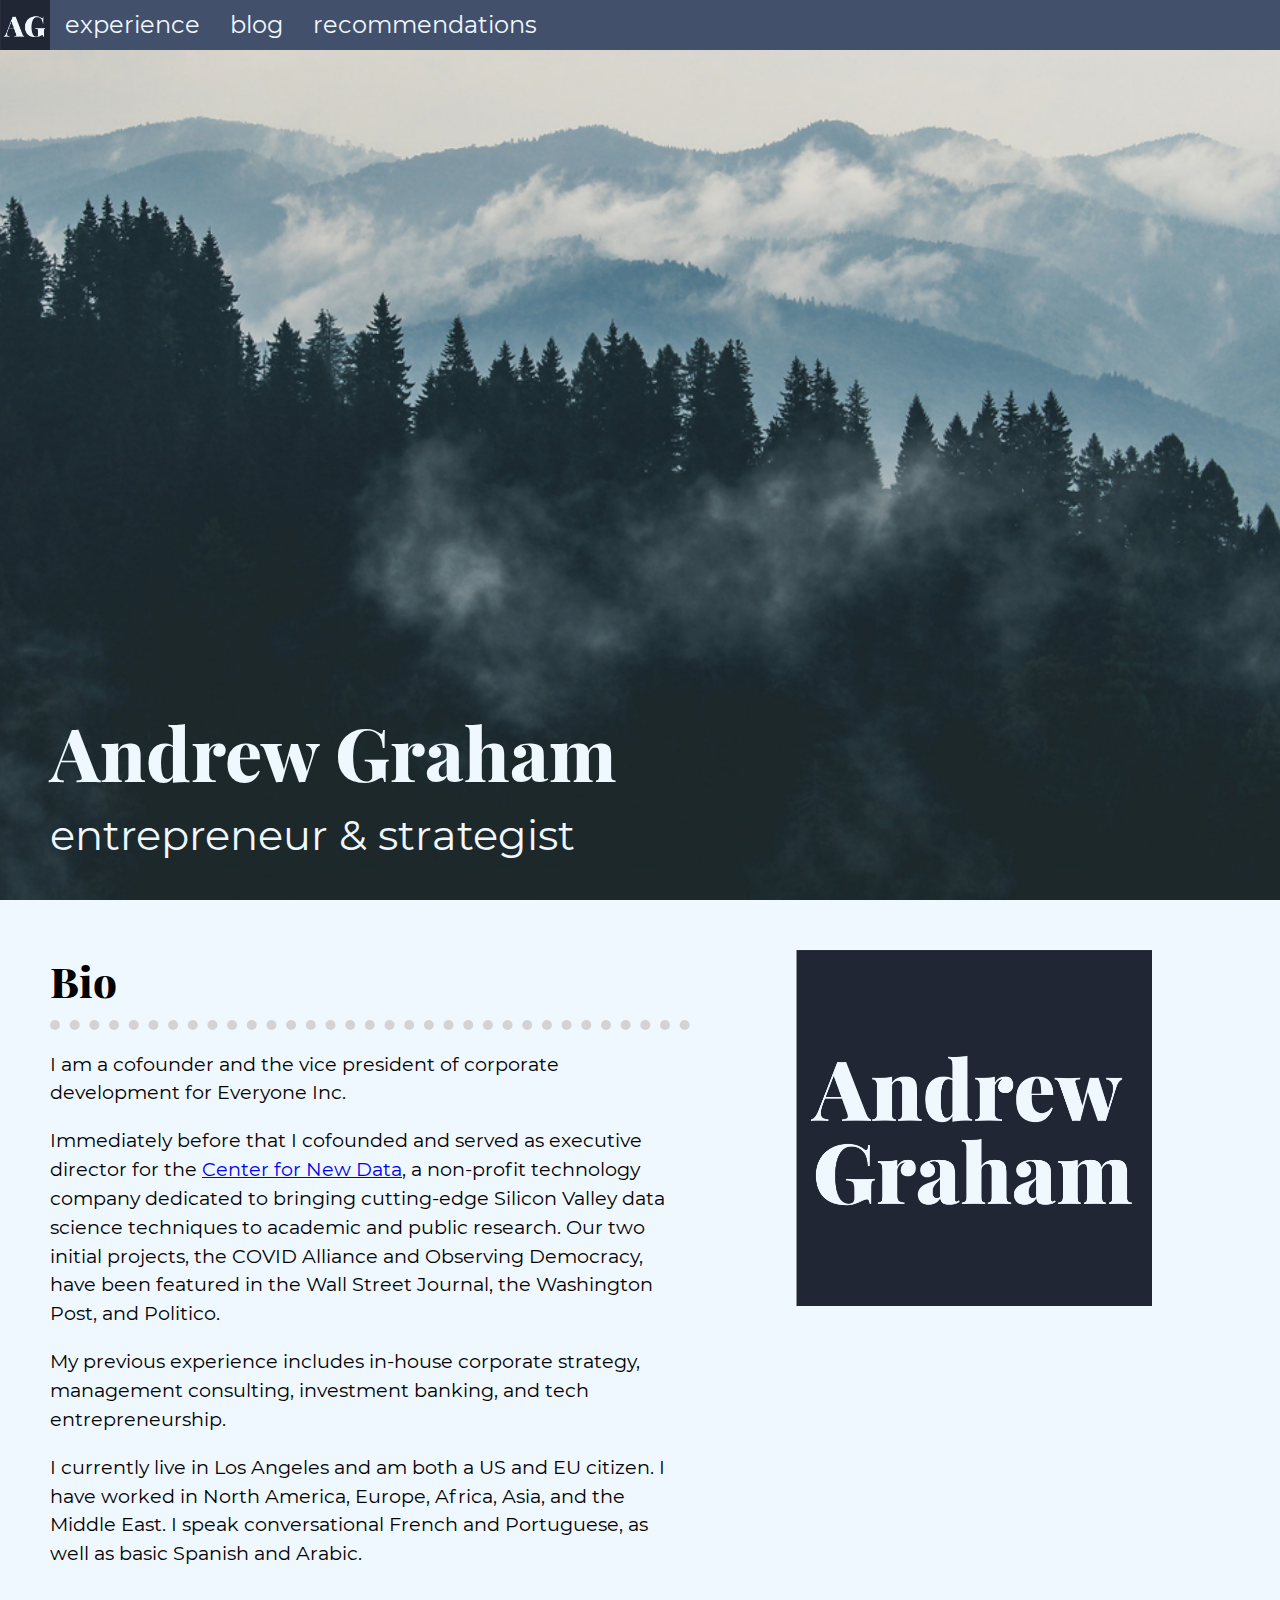
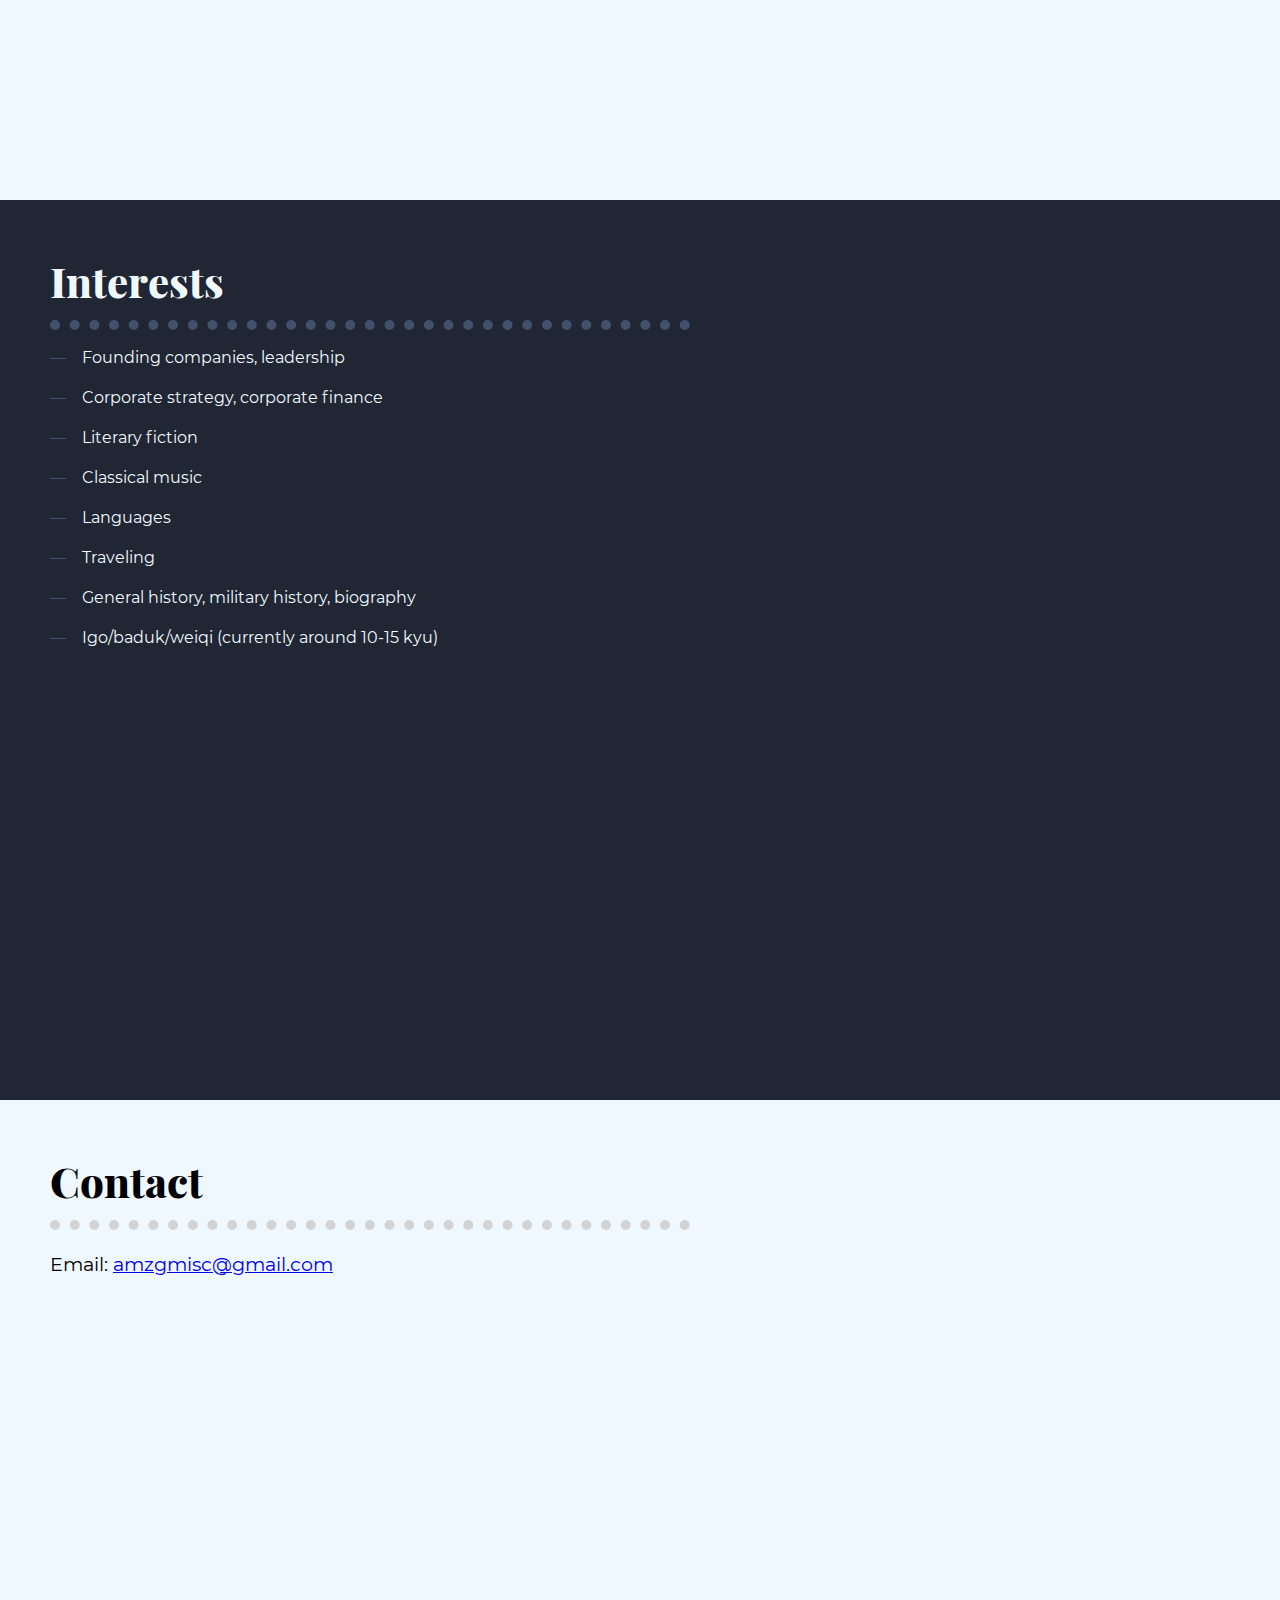
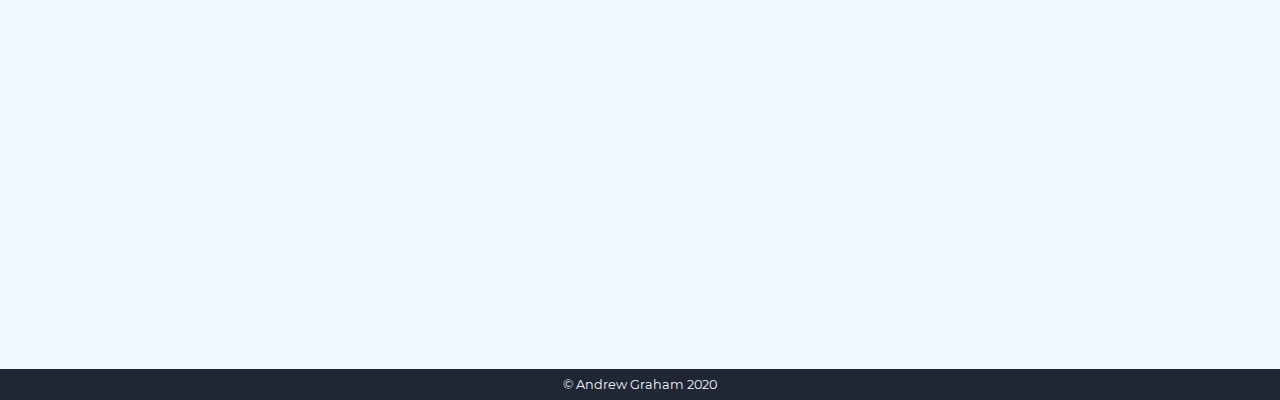
<file: index.html>
<!DOCTYPE html>
<html class="home-page" lang="en" dir="ltr">
    <head>
        <meta charset="utf-8">
        <link rel="stylesheet" href="css/styles.css">
        <link rel="icon" href="images/favicon.png">
        <title>home</title>
    </head>
    <body>
        <div class="nav-bar">
            <ul class="nav-list">
                <a href="index.html"><img class="nav-logo" src="images/favicon.png"></a>
                <li class="nav-item"><a class="nav-link" href="experience.html">experience</a></li>
                <li class="nav-item"><a class="nav-link" href="blog.html">blog</a></li>
                <li class="nav-item"><a class="nav-link" href="recommendations.html">recommendations</a></li>
            </ul>
        </div>
        <div class="container">
            <h1 class = "header-h1">Andrew Graham</h1>
            <p class = "header-p">entrepreneur & strategist</p>
        </div>
        <div class="container top">
            <img class="portrait" src="images/portrait.png" alt="portrait">
            <div class="text-block">
                <h1>Bio</h1>
                <hr>
                <p>
                    I am a cofounder and the vice president of corporate development for Everyone Inc.
                </p>
                <p>
                    Immediately before that I cofounded and served as executive director
                    for the <a href="https://www.newdata.org/">Center for New Data</a>,
                    a non-profit technology company dedicated to bringing cutting-edge
                    Silicon Valley data science techniques to academic and public research.
                    Our two initial projects, the COVID Alliance and Observing Democracy,
                    have been featured in the Wall Street Journal, the Washington Post, and Politico.
                </p>
                <p>
                    My previous experience includes in-house corporate strategy, management consulting,
                    investment banking, and tech entrepreneurship.
                </p>
                <p>
                    I currently live in Los Angeles and am both a US and EU citizen.
                    I have worked in North America, Europe, Africa, Asia, and the Middle East.
                    I speak conversational French and Portuguese, as well as basic Spanish and Arabic.
                </p>
            </div>

        </div>
        <div class="container middle">
            <div class="text-block" style="color:aliceblue">
                <h1>Interests</h1>
                <hr style="color:#43506B">
                <ul class="text-list">
                    <li class="text-list">Founding companies, leadership</li>
                    <li class="text-list">Corporate strategy, corporate finance</li>
                    <li class="text-list">Literary fiction</li>
                    <li class="text-list">Classical music</li>
                    <li class="text-list">Languages</li>
                    <li class="text-list">Traveling</li>
                    <li class="text-list">General history, military history, biography</li>
                    <li class="text-list">Igo/baduk/weiqi (currently around 10-15 kyu)</li>
                </ul>

            </div>
        </div>
        <div class="container bottom">
            <div class="text-block">
                <h1>Contact</h1>
                <hr>
                <p>Email: <a href="mailto: amzgmisc@gmail.com">amzgmisc@gmail.com</a></p>
            </div>
            <div class="footer">
                <p class="footer-p">© Andrew Graham 2020</p>
            </div>
        </div>
    </body>
</html>
</file>
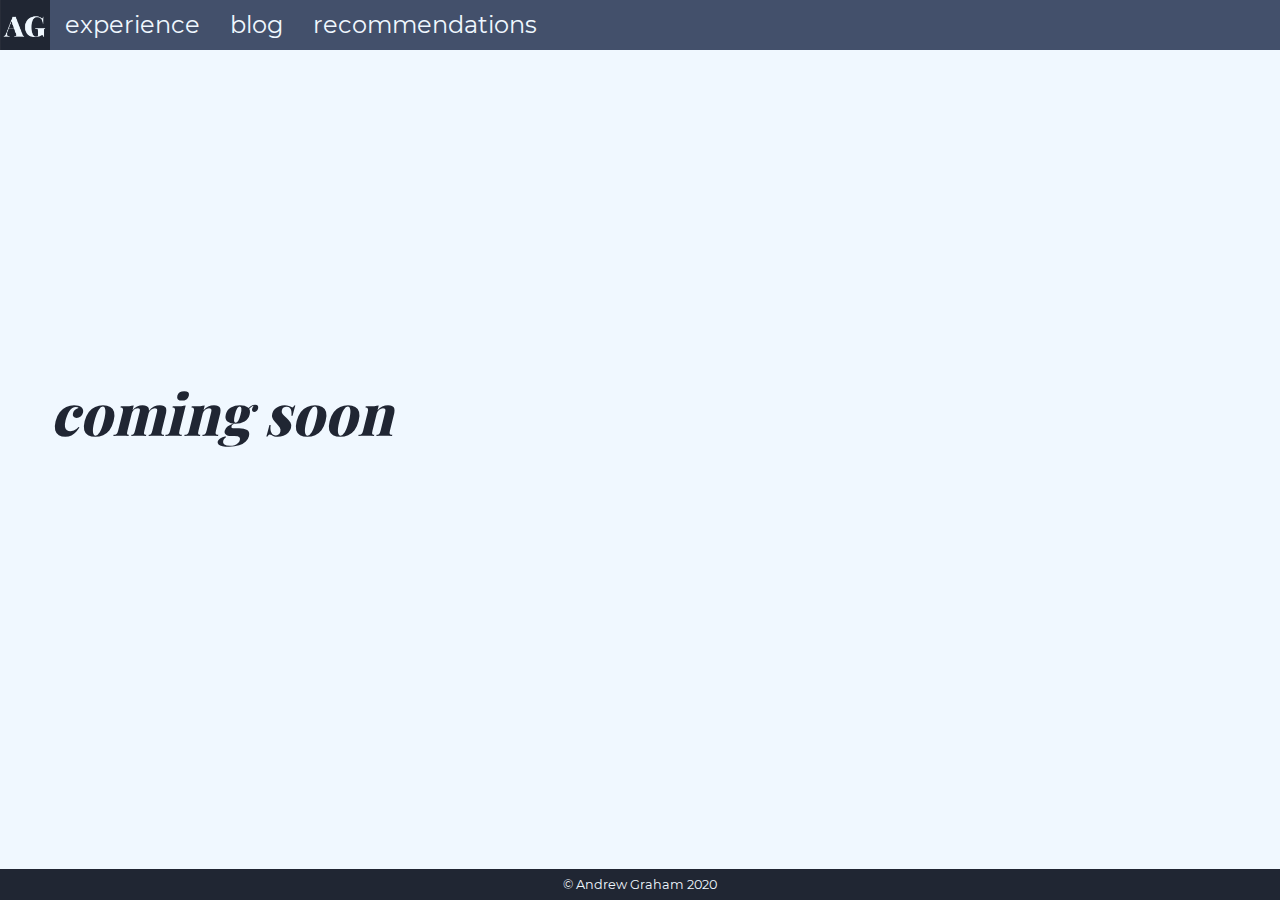
<file: blog.html>
<!DOCTYPE html>
<html lang="en" dir="ltr">
    <head>
        <meta charset="utf-8">
        <link rel="stylesheet" href="css/styles.css">
        <link rel="icon" href="images/favicon.png">
        <title>blog</title>
    </head>
    <body>
        <div class="nav-bar">
            <ul class="nav-list">
                <a href="index.html"><img class="nav-logo" src="images/favicon.png"></a>
                <li class="nav-item"><a class="nav-link" href="experience.html">experience</a></li>
                <li class="nav-item"><a class="nav-link" href="blog.html">blog</a></li>
                <li class="nav-item"><a class="nav-link" href="recommendations.html">recommendations</a></li>
            </ul>
        </div>
        <div class="container top">
            <h1 class="coming-soon">coming soon</h1>
            <div class="footer">
                <p class="footer-p">© Andrew Graham 2020</p>
            </div>
        </div>
    </body>
</html>
</file>
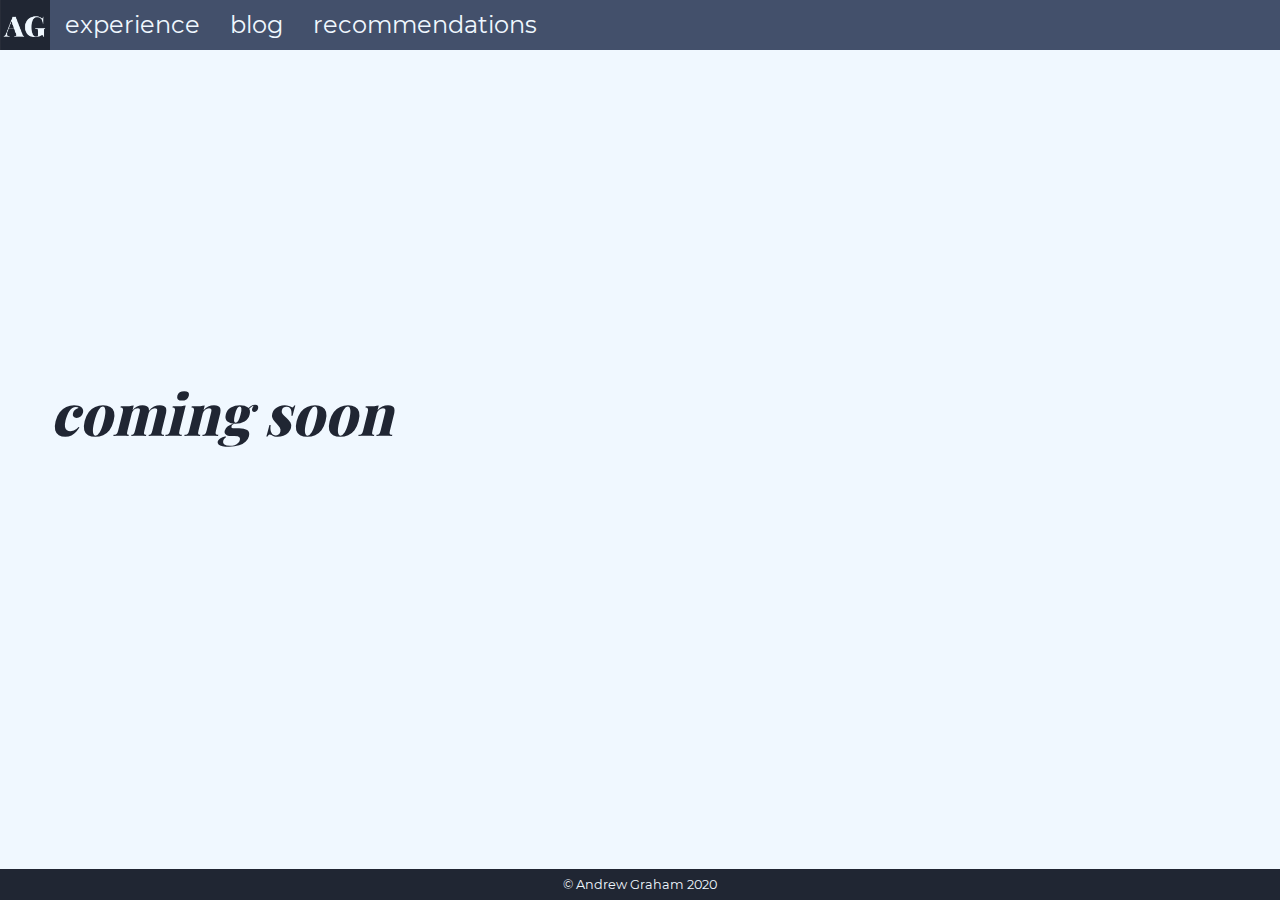
<file: experience.html>
<!DOCTYPE html>
<html lang="en" dir="ltr">
    <head>
        <meta charset="utf-8">
        <link rel="stylesheet" href="css/styles.css">
        <link rel="icon" href="images/favicon.png">
        <title>experience</title>
    </head>
    <body>
        <div class="nav-bar">
            <ul class="nav-list">
                <a href="index.html"><img class="nav-logo" src="images/favicon.png"></a>
                <li class="nav-item"><a class="nav-link" href="experience.html">experience</a></li>
                <li class="nav-item"><a class="nav-link" href="blog.html">blog</a></li>
                <li class="nav-item"><a class="nav-link" href="recommendations.html">recommendations</a></li>
            </ul>
        </div>
        <div class="container top">
            <h1 class="coming-soon">coming soon</h1>
            <div class="footer">
                <p class="footer-p">© Andrew Graham 2020</p>
            </div>
        </div>
    </body>
</html>
</file>
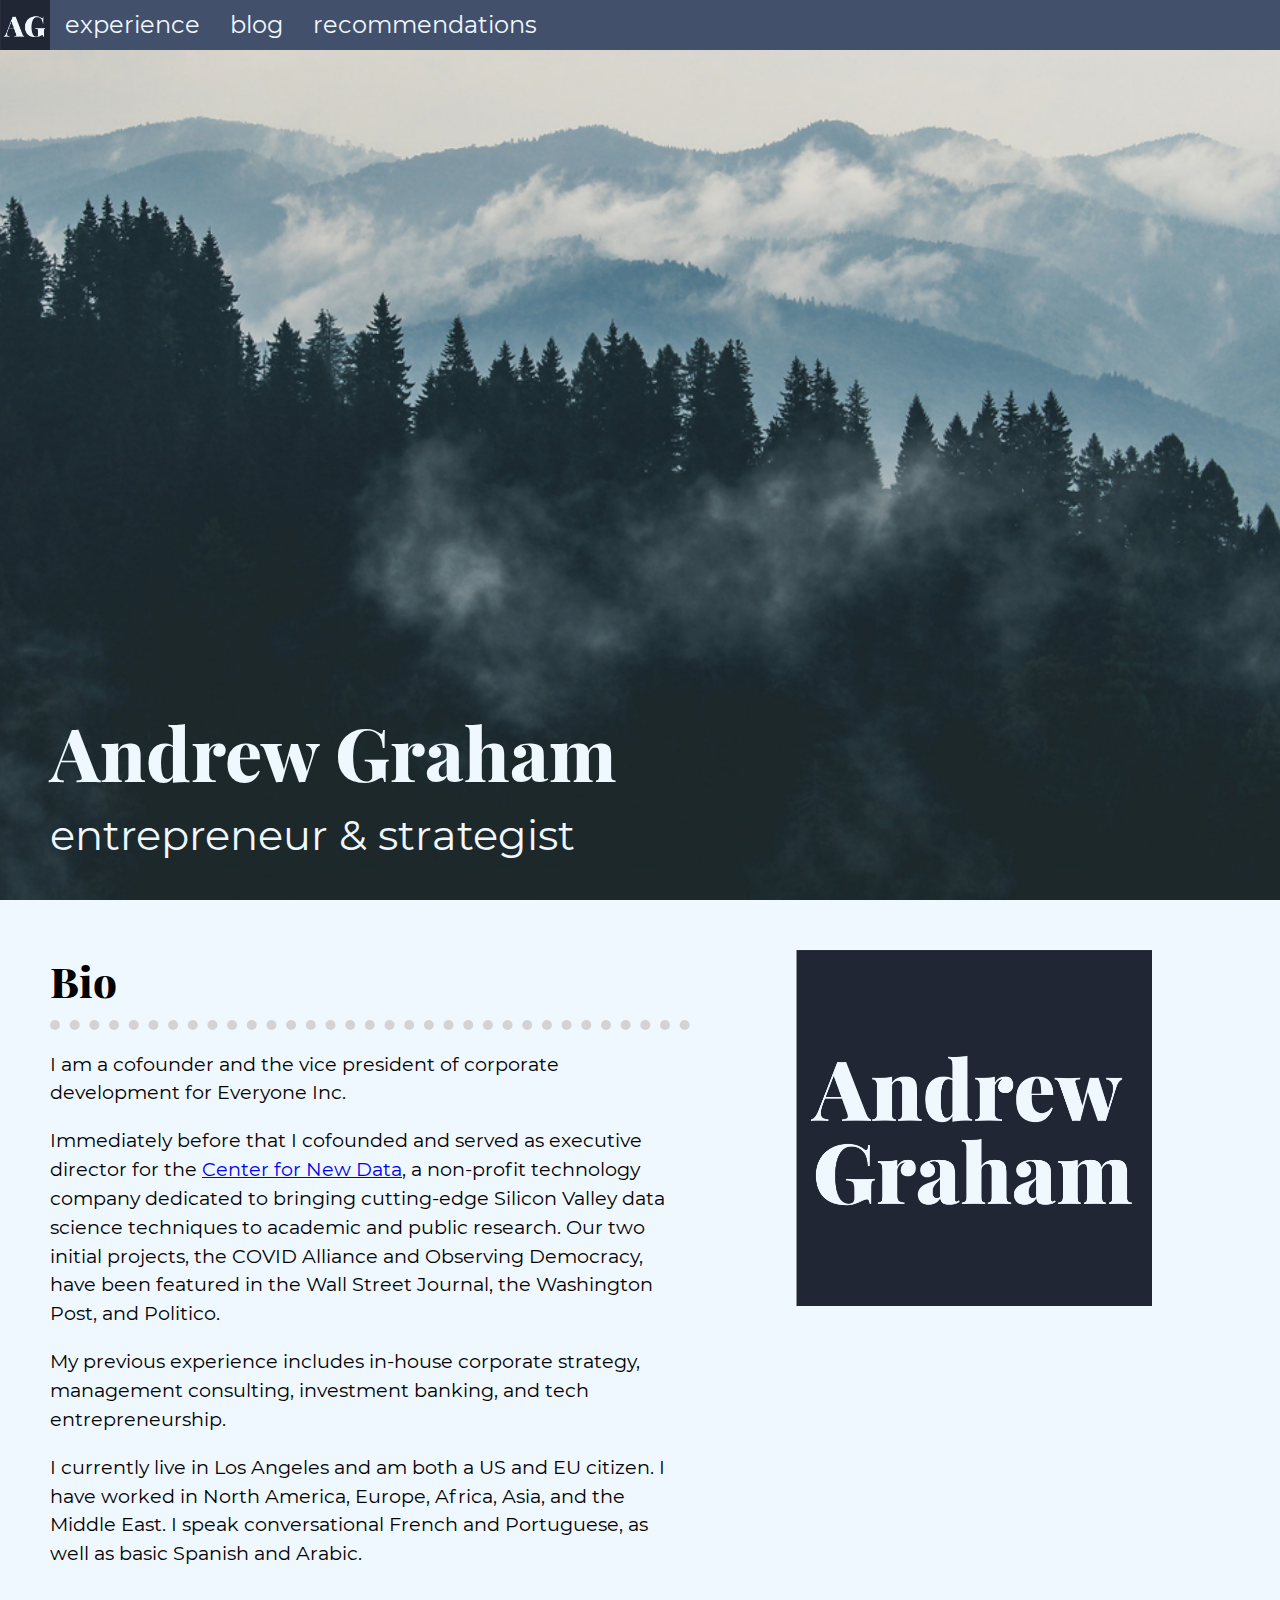
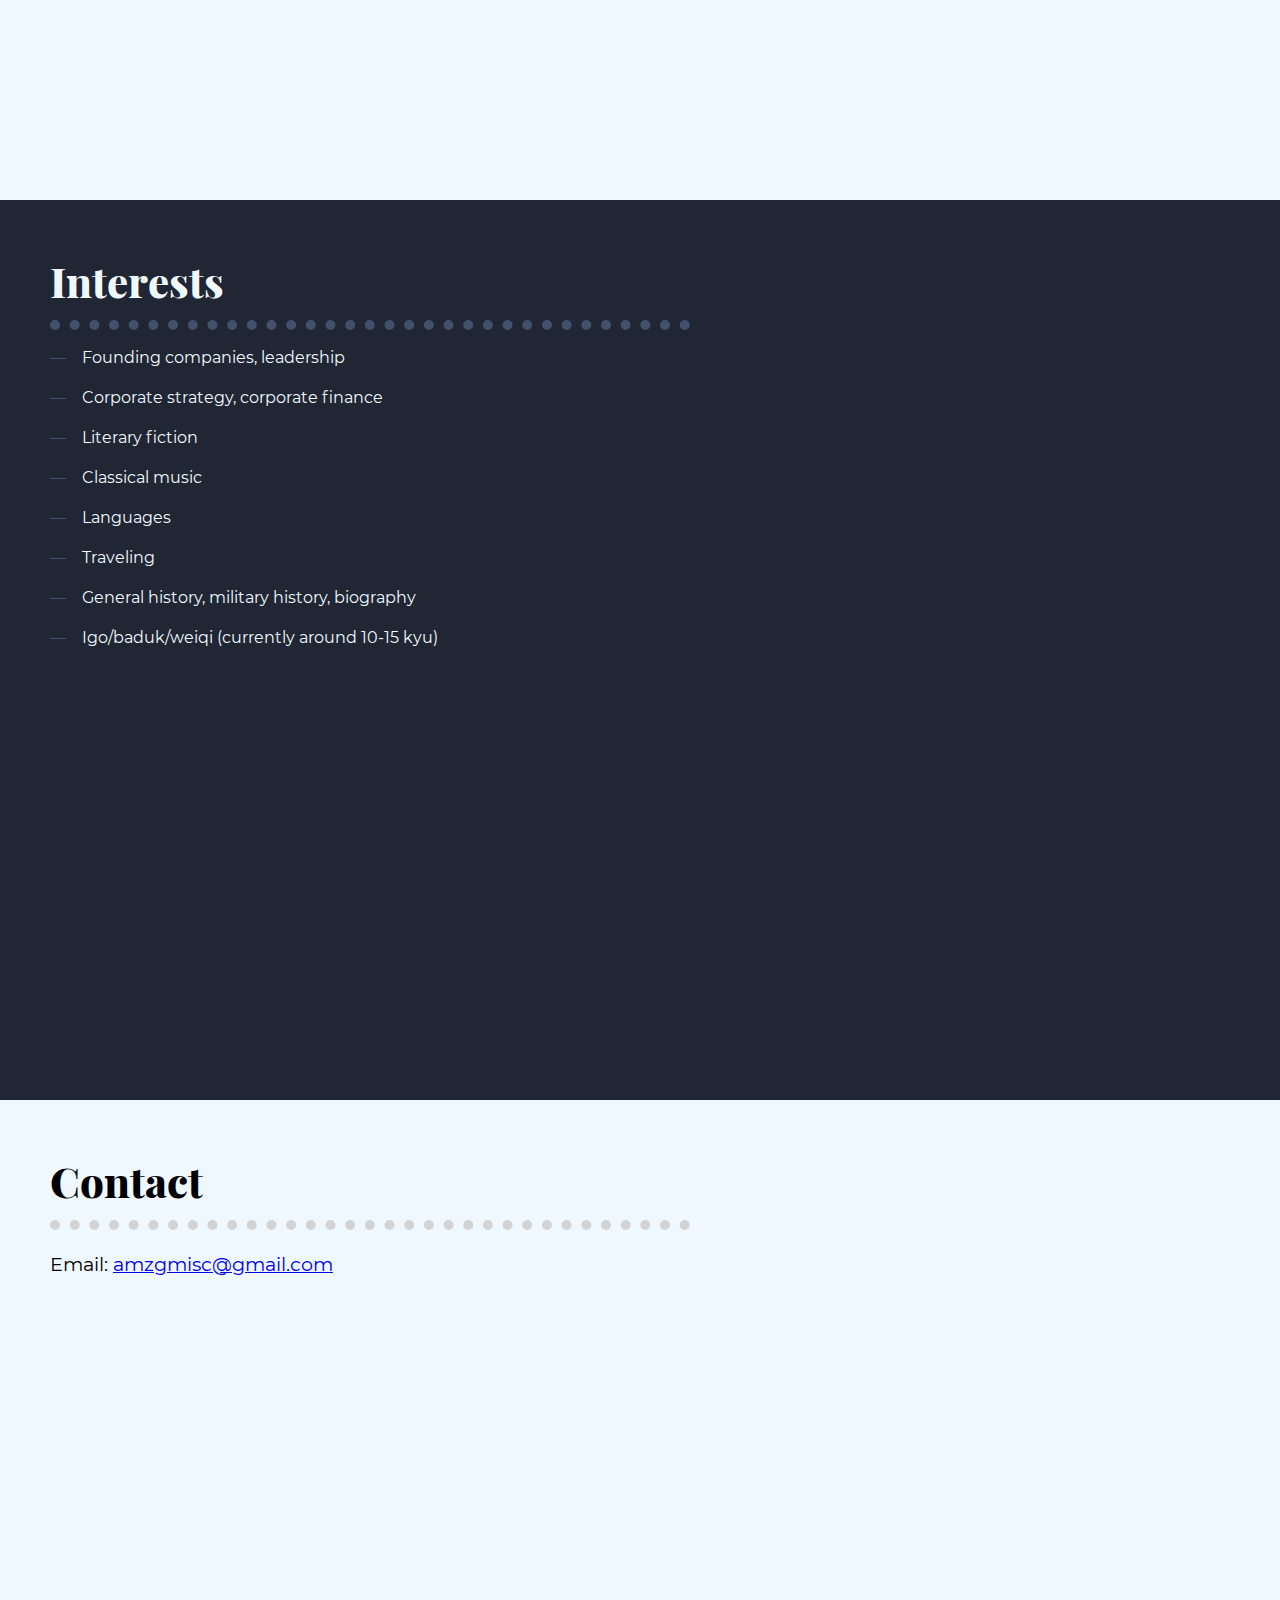
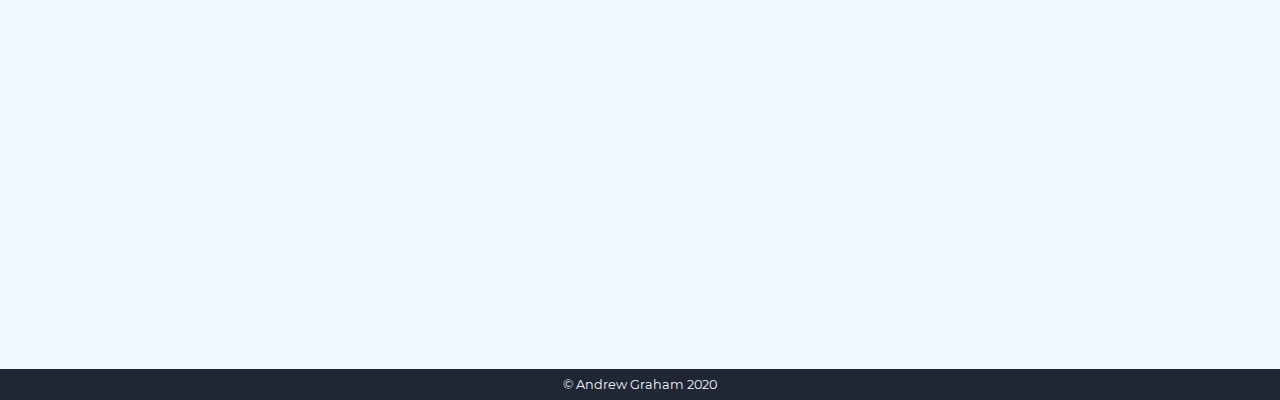
<file: home.html>
<!DOCTYPE html>
<html class="home-page" lang="en" dir="ltr">
    <head>
        <meta charset="utf-8">
        <link rel="stylesheet" href="css/styles.css">
        <link rel="icon" href="images/favicon.png">
        <title>home</title>
    </head>
    <body>
        <div class="nav-bar">
            <ul class="nav-list">
                <a href="home.html"><img class="nav-logo" src="images/favicon.png"></a>
                <li class="nav-item"><a class="nav-link" href="experience.html">experience</a></li>
                <li class="nav-item"><a class="nav-link" href="blog.html">blog</a></li>
                <li class="nav-item"><a class="nav-link" href="recommendations.html">recommendations</a></li>
            </ul>
        </div>
        <div class="container">
            <h1 class = "header-h1">Andrew Graham</h1>
            <p class = "header-p">entrepreneur & strategist</p>
        </div>
        <div class="container top">
            <img class="portrait" src="images/portrait.png" alt="portrait">
            <div class="text-block">
                <h1>Bio</h1>
                <hr>
                <p>
                    I am a cofounder and the vice president of corporate development for Everyone Inc.
                </p>
                <p>
                    Immediately before that I cofounded and served as executive director
                    for the <a href="https://www.newdata.org/">Center for New Data</a>,
                    a non-profit technology company dedicated to bringing cutting-edge
                    Silicon Valley data science techniques to academic and public research.
                    Our two initial projects, the COVID Alliance and Observing Democracy,
                    have been featured in the Wall Street Journal, the Washington Post, and Politico.
                </p>
                <p>
                    My previous experience includes in-house corporate strategy, management consulting,
                    investment banking, and tech entrepreneurship.
                </p>
                <p>
                    I currently live in Los Angeles and am both a US and EU citizen.
                    I have worked in North America, Europe, Africa, Asia, and the Middle East.
                    I speak conversational French and Portuguese, as well as basic Spanish and Arabic.
                </p>
            </div>

        </div>
        <div class="container middle">
            <div class="text-block" style="color:aliceblue">
                <h1>Interests</h1>
                <hr style="color:#43506B">
                <ul class="text-list">
                    <li class="text-list">Founding companies, leadership</li>
                    <li class="text-list">Corporate strategy, corporate finance</li>
                    <li class="text-list">Literary fiction</li>
                    <li class="text-list">Classical music</li>
                    <li class="text-list">Languages</li>
                    <li class="text-list">Traveling</li>
                    <li class="text-list">General history, military history, biography</li>
                    <li class="text-list">Igo/baduk/weiqi (currently around 10-15 kyu)</li>
                </ul>

            </div>
        </div>
        <div class="container bottom">
            <div class="text-block">
                <h1>Contact</h1>
                <hr>
                <p>Email: <a href="mailto: amzgmisc@gmail.com">amzgmisc@gmail.com</a></p>
            </div>
            <div class="footer">
                <p class="footer-p">© Andrew Graham 2020</p>
            </div>
        </div>
    </body>
</html>
</file>
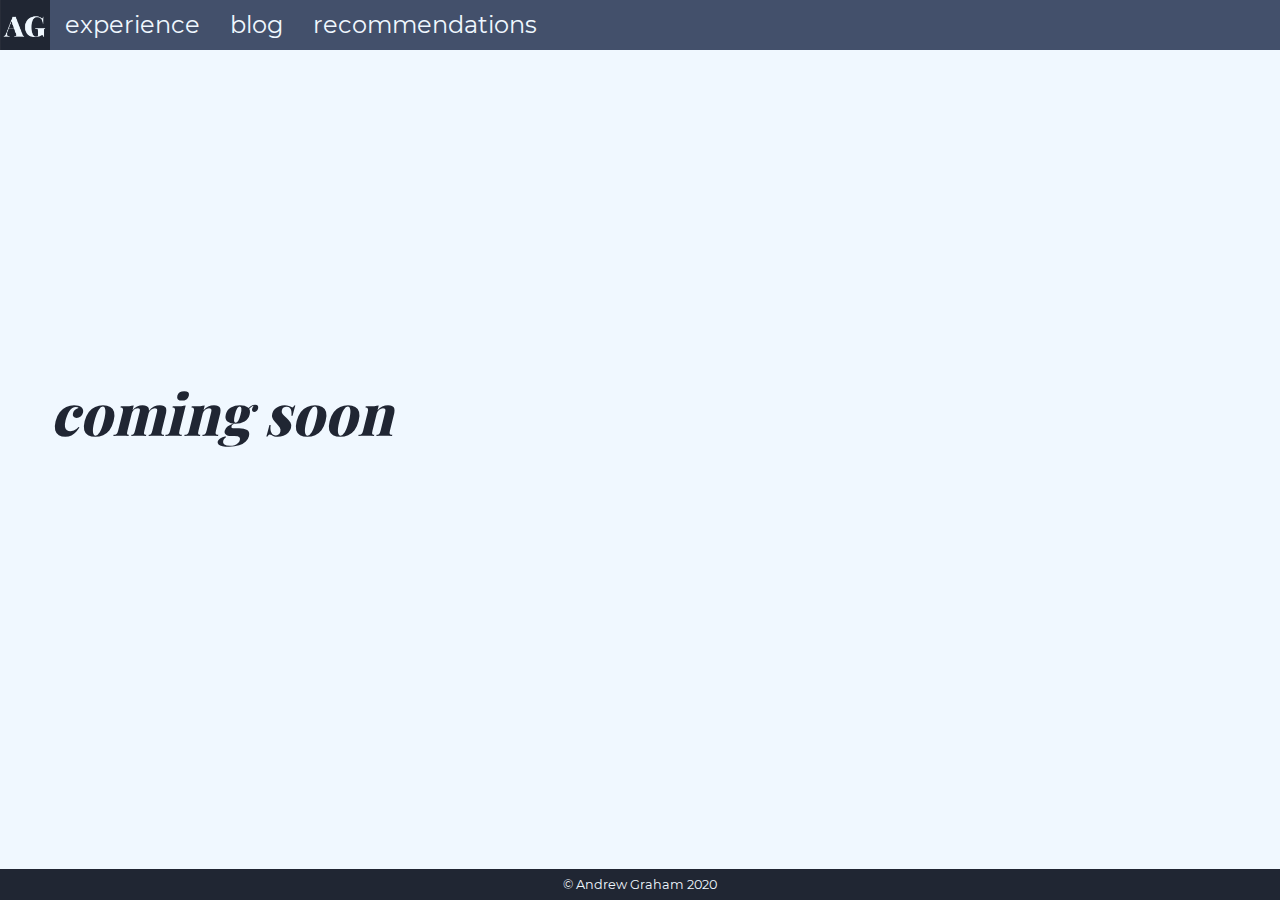
<file: recommendations.html>
<!DOCTYPE html>
<html lang="en" dir="ltr">
    <head>
        <meta charset="utf-8">
        <link rel="stylesheet" href="css/styles.css">
        <link rel="icon" href="images/favicon.png">
        <title>recommendations</title>
    </head>
    <body>
        <div class="nav-bar">
            <ul class="nav-list">
                <a href="index.html"><img class="nav-logo" src="images/favicon.png"></a>
                <li class="nav-item"><a class="nav-link" href="experience.html">experience</a></li>
                <li class="nav-item"><a class="nav-link" href="blog.html">blog</a></li>
                <li class="nav-item"><a class="nav-link" href="recommendations.html">recommendations</a></li>
            </ul>
        </div>
        <div class="container top">
            <h1 class="coming-soon">coming soon</h1>
            <div class="footer">
                <p class="footer-p">© Andrew Graham 2020</p>
            </div>
        </div>
    </body>
</html>
</file>
<file: css/styles.css>
/********************FONTS*********************/

@font-face {
    src: url(../fonts/PlayfairDisplay-ExtraBold.ttf);
    font-family: title-font;
}

@font-face {
    src: url(../fonts/Montserrat-Regular.ttf);
    font-family: text-font;
}

/********************ELEMENTS*********************/

html.home-page {
  background: url(../images/mountains.png) no-repeat center center fixed;
  background-size: cover;
}

hr {
    color: lightgrey;
    margin-left: 0;
    border-width: 10px;
    border-style: dotted;
    height: 0;
    border-left: none;
    border-right: none;
    border-top: none;
}

body {
    margin: 0;
}

h1 {
    font-family: title-font;
    font-size: calc(1rem + 2vw);
    margin-block-start: 0;
    margin-block-end: 0;
}

p {
    font-family: text-font;
    font-size: calc(0.8rem + 0.5vw)
}

ul.text-list {
    list-style: none;
    font-family: text-font;
}

li.text-list {
    margin: 1rem;
}

li.text-list::before {
    content: "\2014";  /* Add content: \2022 is the CSS Code/unicode for a bullet */
    color: #43506B; /* Change the color */
    display: inline-block; /* Needed to add space between the bullet and the text */
    width: 2em; /* Also needed for space (tweak if needed) */
    margin-left: -3.5em; /* Also needed for space (tweak if needed) */
}

/********************NAVBAR*********************/

.nav-bar {
    padding: 0;
    width: 100%;
    position: fixed;
    z-index:1;
    background-color: #43506B;
}

.nav-list {
    list-style-type: none;
    margin: 0;
    padding: 0;
    overflow: hidden;
    background-color: #43506B;
}

.nav-item {
    float: left;
}

.nav-item:hover {
    background-color: #202633;
}

.nav-link {
    display: block;
    color: aliceblue;
    font-family: text-font;
    font-size: 1.5rem;
    padding: 10px 15px 11px 15px;
    text-align: center;
    text-decoration: none;
}

.nav-logo {
    height: 50px;
    padding: 0;
    margin: 0;
    float: left;
}

/********************CLASSES*********************/

.header-h1 {
    position: absolute;
    margin: 0 auto 0 50px;
    bottom: 100px;
    font-size: calc(3rem + 2vw);
    font-family: title-font;
    margin-block-start: 0;
    margin-block-end: 0;
    color: aliceblue;
}

.header-p {
    position: absolute;
    margin: 0 auto 0 50px;
    bottom: 40px;
    font-size: calc(1rem + 2vw);
    font-family: text-font;
    margin-block-start: 0;
    margin-block-end: 0;
    color: aliceblue;
}

.coming-soon {
    position: absolute;
    bottom: 50%;
    margin: 0 auto 0 50px;
    font-size: calc(2rem + 2vw);
    color: #202633;
    font-style: italic;
}

.container {
    position: relative;
    height: 100vh;
    width: 100%;
}

.text-block {
    position: absolute;
    width: 50%;
    margin: 50px auto 0 50px;
    line-height: 1.5;
}

.portrait {
    position: absolute;
    display: inline-block;
    right: 10%;
    left: auto;
    top: 50px;
    height: calc(100px + 20vw);
}

.top {
    background-color: aliceblue;
}

.middle {
    background-color: #202633;
}

.bottom {
    background-color: aliceblue;
}

.footer {
    position: absolute;
    bottom: 0;
    text-align: center;
    background-color: #202633;
    width: 100%;
    color: aliceblue;
}

.footer-p {
    margin: 0.5rem 0;
    font-size: 0.8rem;
}
</file>
